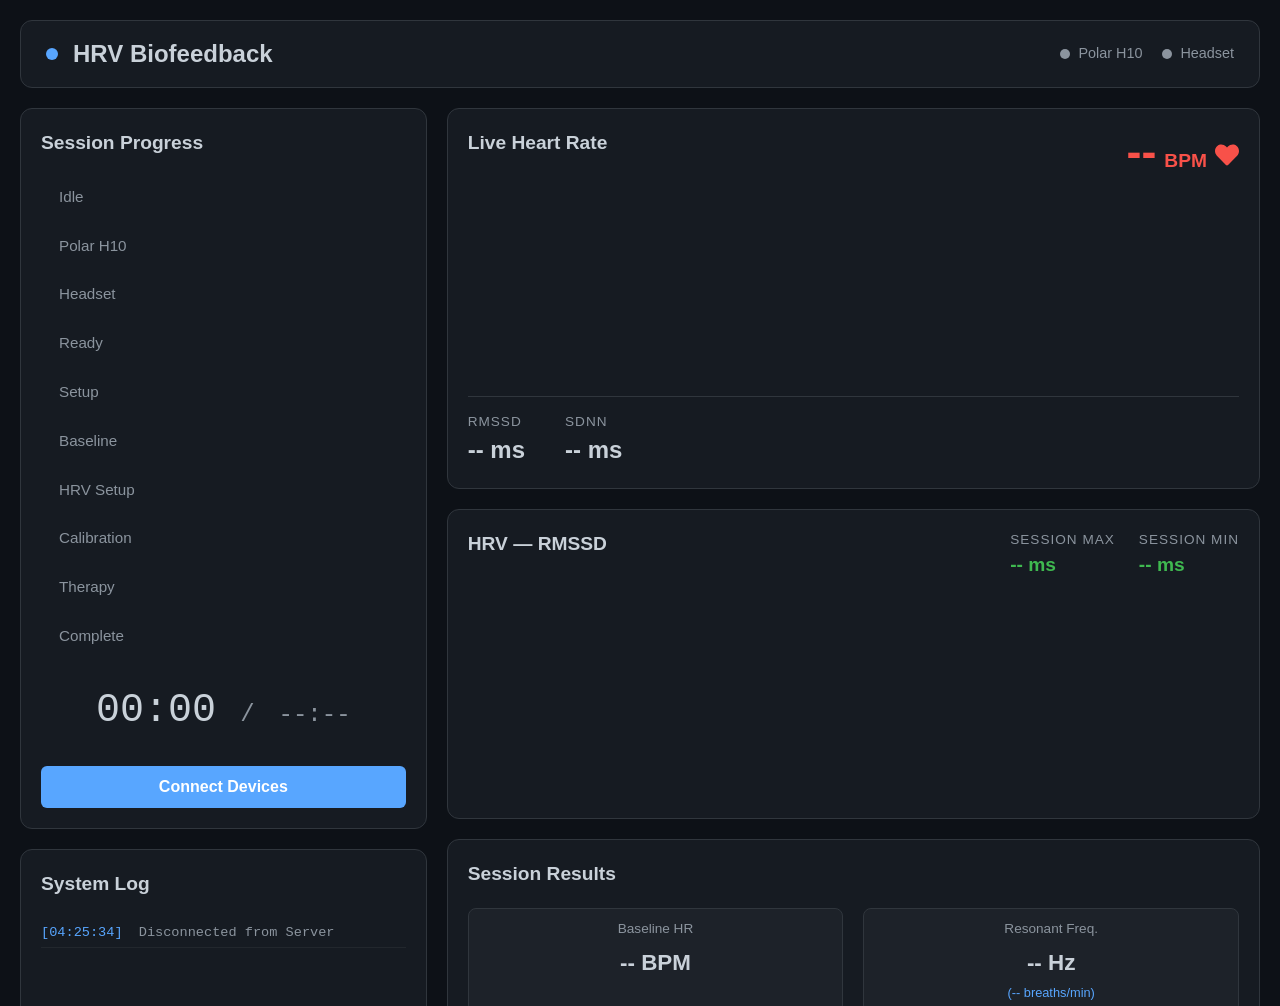
<file: templates/index.html>
<!DOCTYPE html>
<html lang="en">

<head>
    <meta charset="UTF-8">
    <meta name="viewport" content="width=device-width, initial-scale=1.0">
    <title>HRV Biofeedback Control Panel</title>
    <link rel="stylesheet" href="/static/css/style.css">
</head>

<body>
    <div class="app-container">
        <!-- Header -->
        <header class="top-bar">
            <div class="brand">
                <div class="pulse-ring"></div>
                <h1>HRV Biofeedback</h1>
            </div>
            <div class="status-indicators">
                <div class="indicator" id="ind-polar">
                    <span class="dot"></span>
                    <span>Polar H10</span>
                </div>
                <div class="indicator" id="ind-headset">
                    <span class="dot"></span>
                    <span>Headset</span>
                </div>
            </div>
        </header>

        <!-- Main Content -->
        <main class="main-layout">
            <!-- Left Column: Controls & State -->
            <section class="control-section">
                <div class="card state-card">
                    <h2>Session Progress</h2>
                    <div class="stepper">
                        <div class="step" data-step="IDLE">Idle</div>
                        <div class="step" data-step="CONNECTING_POLAR">Polar H10</div>
                        <div class="step" data-step="CONNECTING_HEADSET">Headset</div>
                        <div class="step" data-step="READY">Ready</div>
                        <div class="step" data-step="CALIBRATION_TUTORIAL">Setup</div>
                        <div class="step" data-step="HR_BASELINE">Baseline</div>
                        <div class="step" data-step="HRV_TUTORIAL">HRV Setup</div>
                        <div class="step" data-step="HRV_CALIBRATION">Calibration</div>
                        <div class="step" data-step="THERAPY">Therapy</div>
                        <div class="step" data-step="COMPLETE">Complete</div>
                    </div>

                    <div class="timer-display">
                        <span id="time-elapsed">00:00</span>
                        <span id="time-separator">/</span>
                        <span id="time-total">--:--</span>
                    </div>

                    <div class="action-buttons">
                        <button id="btn-action" class="btn primary">Connect Devices</button>
                        <button id="btn-skip" class="btn secondary hidden">Skip Tutorial</button>
                        <button id="btn-stop" class="btn danger hidden">Stop Session</button>
                    </div>
                </div>

                <div id="therapy-controls" class="card therapy-card hidden">
                    <h2>Therapy Controls</h2>
                    <div class="therapy-grid">
                        <button id="btn-birds" class="btn therapy-btn birds-btn">
                            <span class="therapy-icon">🐦</span>
                            Birds Flyover
                        </button>
                    </div>
                </div>

                <div class="card log-card">
                    <h2>System Log</h2>
                    <div id="sys-log" class="log-container"></div>
                </div>
            </section>

            <!-- Right Column: Live Data -->
            <section class="data-section">
                <!-- Live HR -->
                <div class="card hr-card">
                    <div class="hr-header">
                        <h2>Live Heart Rate</h2>
                        <div class="hr-value-container">
                            <span id="hr-value">--</span>
                            <span class="unit">BPM</span>
                            <svg class="heart-icon" viewBox="0 0 512 512" width="24" height="24">
                                <path fill="currentColor"
                                    d="M462.3 62.6C407.5 15.9 326 24.3 275.7 76.2L256 96.5l-19.7-20.3C186 24.3 104.5 15.9 49.7 62.6c-62.8 53.6-66.1 149.8-9.9 207.9l193.5 199.8c12.5 12.9 32.8 12.9 45.3 0l193.5-199.8c56.3-58.1 53-154.3-9.8-207.9z" />
                            </svg>
                        </div>
                    </div>
                    <div class="chart-container">
                        <canvas id="hr-chart"></canvas>
                    </div>
                    <div class="metrics-row">
                        <div class="metric">
                            <span class="label">RMSSD</span>
                            <span class="value" id="rmssd-value">-- ms</span>
                        </div>
                        <div class="metric">
                            <span class="label">SDNN</span>
                            <span class="value" id="sdnn-value">-- ms</span>
                        </div>
                    </div>
                </div>

                <!-- HRV Chart (visible during therapy) -->
                <div id="hrv-card" class="card hrv-card">
                    <div class="hr-header">
                        <h2>HRV — RMSSD</h2>
                        <div class="hrv-extremes">
                            <div class="metric">
                                <span class="label">Session Max</span>
                                <span class="value" id="hrv-max-value">-- ms</span>
                            </div>
                            <div class="metric">
                                <span class="label">Session Min</span>
                                <span class="value" id="hrv-min-value">-- ms</span>
                            </div>
                        </div>
                    </div>
                    <div class="chart-container hrv-chart-container">
                        <canvas id="hrv-chart"></canvas>
                    </div>
                </div>

                <!-- Results -->
                <div class="card results-card">
                    <h2>Session Results</h2>
                    <div class="results-grid">
                        <div class="result-box">
                            <span class="label">Baseline HR</span>
                            <span class="value highlight" id="res-baseline">-- BPM</span>
                        </div>
                        <div class="result-box">
                            <span class="label">Resonant Freq.</span>
                            <span class="value highlight" id="res-freq">-- Hz</span>
                            <span class="subtext" id="res-rate">(-- breaths/min)</span>
                        </div>
                    </div>
                    <div id="hrv-segments-container" class="hidden segments-box">
                        <h3>Calibration Segments</h3>
                        <ul id="hrv-segments-list"></ul>
                    </div>
                </div>
            </section>
        </main>
    </div>

    <script src="/static/js/app.js"></script>
</body>

</html>
</file>
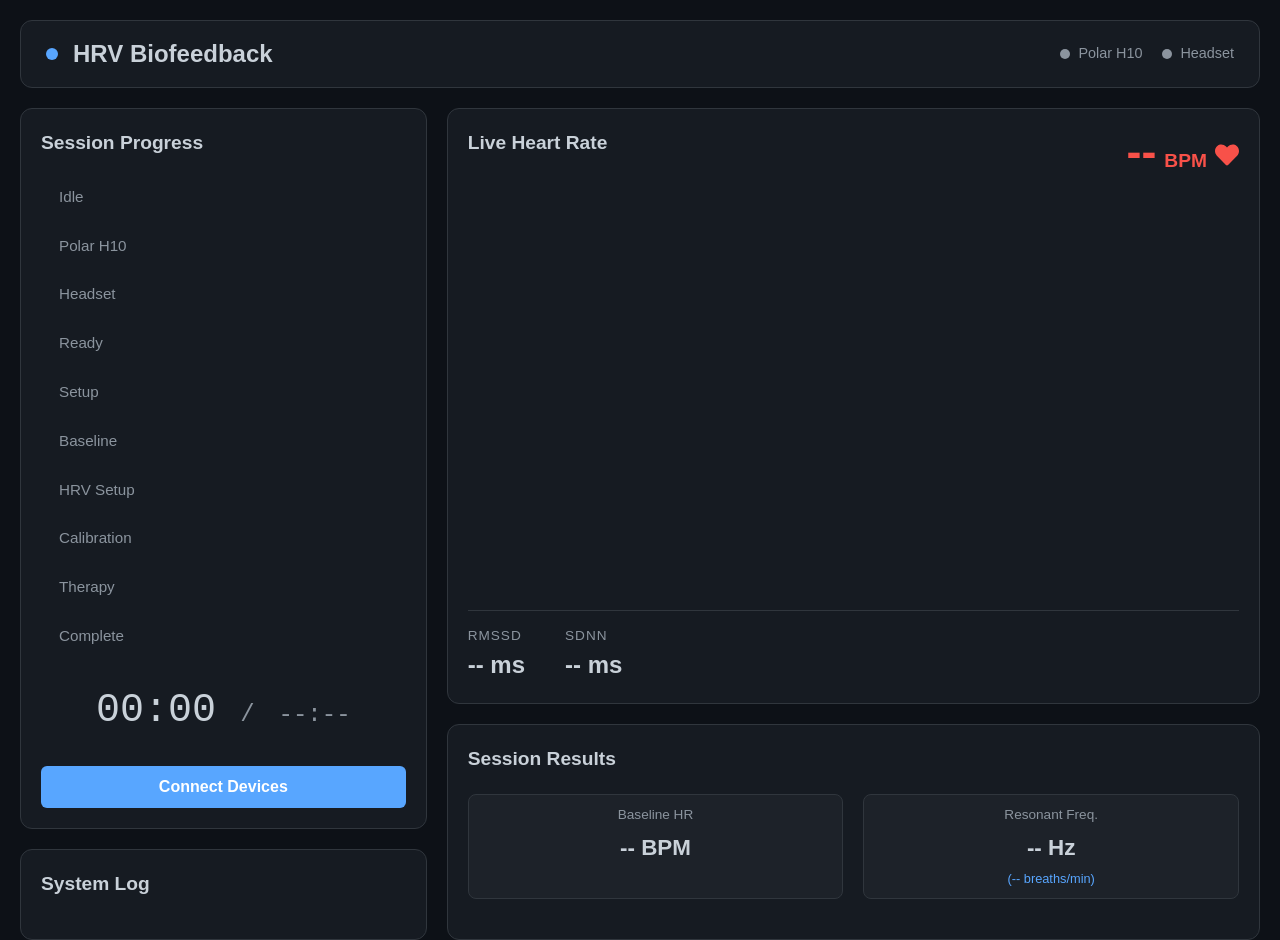
<file: py38/templates/index.html>
<!DOCTYPE html>
<html lang="en">
<head>
    <meta charset="UTF-8">
    <meta name="viewport" content="width=device-width, initial-scale=1.0">
    <title>HRV Biofeedback Control Panel</title>
    <link rel="stylesheet" href="/static/css/style.css">
</head>
<body>
    <div class="app-container">
        <!-- Header -->
        <header class="top-bar">
            <div class="brand">
                <div class="pulse-ring"></div>
                <h1>HRV Biofeedback</h1>
            </div>
            <div class="status-indicators">
                <div class="indicator" id="ind-polar">
                    <span class="dot"></span>
                    <span>Polar H10</span>
                </div>
                <div class="indicator" id="ind-headset">
                    <span class="dot"></span>
                    <span>Headset</span>
                </div>
            </div>
        </header>

        <!-- Main Content -->
        <main class="main-layout">
            <!-- Left Column: Controls & State -->
            <section class="control-section">
                <div class="card state-card">
                    <h2>Session Progress</h2>
                    <div class="stepper">
                        <div class="step" data-step="IDLE">Idle</div>
                        <div class="step" data-step="CONNECTING_POLAR">Polar H10</div>
                        <div class="step" data-step="CONNECTING_HEADSET">Headset</div>
                        <div class="step" data-step="READY">Ready</div>
                        <div class="step" data-step="CALIBRATION_TUTORIAL">Setup</div>
                        <div class="step" data-step="HR_BASELINE">Baseline</div>
                        <div class="step" data-step="HRV_TUTORIAL">HRV Setup</div>
                        <div class="step" data-step="HRV_CALIBRATION">Calibration</div>
                        <div class="step" data-step="THERAPY">Therapy</div>
                        <div class="step" data-step="COMPLETE">Complete</div>
                    </div>
                    
                    <div class="timer-display">
                        <span id="time-elapsed">00:00</span>
                        <span id="time-separator">/</span>
                        <span id="time-total">--:--</span>
                    </div>
                    
                    <div class="action-buttons">
                        <button id="btn-action" class="btn primary">Connect Devices</button>
                        <button id="btn-skip" class="btn secondary hidden">Skip Tutorial</button>
                        <button id="btn-stop" class="btn danger hidden">Stop Session</button>
                    </div>
                </div>

                <div class="card log-card">
                    <h2>System Log</h2>
                    <div id="sys-log" class="log-container"></div>
                </div>
            </section>

            <!-- Right Column: Live Data -->
            <section class="data-section">
                <!-- Live HR -->
                <div class="card hr-card">
                    <div class="hr-header">
                        <h2>Live Heart Rate</h2>
                        <div class="hr-value-container">
                            <span id="hr-value">--</span>
                            <span class="unit">BPM</span>
                            <svg class="heart-icon" viewBox="0 0 512 512" width="24" height="24">
                                <path fill="currentColor" d="M462.3 62.6C407.5 15.9 326 24.3 275.7 76.2L256 96.5l-19.7-20.3C186 24.3 104.5 15.9 49.7 62.6c-62.8 53.6-66.1 149.8-9.9 207.9l193.5 199.8c12.5 12.9 32.8 12.9 45.3 0l193.5-199.8c56.3-58.1 53-154.3-9.8-207.9z"/>
                            </svg>
                        </div>
                    </div>
                    <div class="chart-container">
                        <canvas id="hr-chart"></canvas>
                    </div>
                    <div class="metrics-row">
                        <div class="metric">
                            <span class="label">RMSSD</span>
                            <span class="value" id="rmssd-value">-- ms</span>
                        </div>
                        <div class="metric">
                            <span class="label">SDNN</span>
                            <span class="value" id="sdnn-value">-- ms</span>
                        </div>
                    </div>
                </div>

                <!-- Results -->
                <div class="card results-card">
                    <h2>Session Results</h2>
                    <div class="results-grid">
                        <div class="result-box">
                            <span class="label">Baseline HR</span>
                            <span class="value highlight" id="res-baseline">-- BPM</span>
                        </div>
                        <div class="result-box">
                            <span class="label">Resonant Freq.</span>
                            <span class="value highlight" id="res-freq">-- Hz</span>
                            <span class="subtext" id="res-rate">(-- breaths/min)</span>
                        </div>
                    </div>
                    <div id="hrv-segments-container" class="hidden segments-box">
                        <h3>Calibration Segments</h3>
                        <ul id="hrv-segments-list"></ul>
                    </div>
                </div>
            </section>
        </main>
    </div>

    <script src="/static/js/app.js"></script>
</body>
</html>
</file>
<file: static/css/style.css>
:root {
    --bg-color: #0d1117;
    --card-bg: #161b22;
    --border-color: #30363d;
    --text-primary: #c9d1d9;
    --text-secondary: #8b949e;
    
    --accent-blue: #58a6ff;
    --accent-red: #f85149;
    --accent-green: #3fb950;
    --accent-orange: #d29922;
    
    --font-main: -apple-system, BlinkMacSystemFont, "Segoe UI", Helvetica, Arial, sans-serif;
}

* {
    box-sizing: border-box;
    margin: 0;
    padding: 0;
}

body {
    background-color: var(--bg-color);
    color: var(--text-primary);
    font-family: var(--font-main);
    line-height: 1.5;
    height: 100vh;
    overflow: hidden;
}

.app-container {
    display: flex;
    flex-direction: column;
    height: 100%;
    padding: 20px;
    gap: 20px;
}

/* Header */
.top-bar {
    display: flex;
    justify-content: space-between;
    align-items: center;
    background-color: var(--card-bg);
    padding: 15px 25px;
    border-radius: 12px;
    border: 1px solid var(--border-color);
}

.brand {
    display: flex;
    align-items: center;
    gap: 15px;
}

.brand h1 {
    font-size: 1.5rem;
    font-weight: 600;
}

.pulse-ring {
    width: 12px;
    height: 12px;
    background-color: var(--accent-blue);
    border-radius: 50%;
    box-shadow: 0 0 0 0 rgba(88, 166, 255, 0.7);
    animation: pulse 2s infinite cubic-bezier(0.66, 0, 0, 1);
}

@keyframes pulse {
    to {
        box-shadow: 0 0 0 15px rgba(88, 166, 255, 0);
    }
}

.status-indicators {
    display: flex;
    gap: 20px;
}

.indicator {
    display: flex;
    align-items: center;
    gap: 8px;
    font-size: 0.9rem;
    color: var(--text-secondary);
}

.indicator .dot {
    width: 10px;
    height: 10px;
    border-radius: 50%;
    background-color: var(--text-secondary);
    transition: background-color 0.3s;
}

.indicator.connected .dot { background-color: var(--accent-green); box-shadow: 0 0 8px var(--accent-green); }
.indicator.connected span { color: var(--text-primary); }

/* Main Layout */
.main-layout {
    display: grid;
    grid-template-columns: 1fr 2fr;
    gap: 20px;
    flex: 1;
    min-height: 0;
}

.card {
    background-color: var(--card-bg);
    border: 1px solid var(--border-color);
    border-radius: 12px;
    padding: 20px;
    display: flex;
    flex-direction: column;
}

h2 {
    font-size: 1.2rem;
    font-weight: 600;
    margin-bottom: 20px;
    color: var(--text-primary);
}

/* Left Column */
.control-section {
    display: flex;
    flex-direction: column;
    gap: 20px;
}

.stepper {
    display: flex;
    flex-direction: column;
    gap: 10px;
    margin-bottom: 25px;
}

.step {
    padding: 8px 15px;
    border-radius: 6px;
    color: var(--text-secondary);
    font-size: 0.95rem;
    border-left: 3px solid transparent;
    transition: all 0.3s;
}

.step.active {
    background-color: rgba(88, 166, 255, 0.1);
    color: var(--accent-blue);
    border-left-color: var(--accent-blue);
    font-weight: 600;
}

.step.completed {
    color: var(--text-primary);
    border-left-color: var(--accent-green);
}

.timer-display {
    font-size: 2.5rem;
    font-variant-numeric: tabular-nums;
    font-family: monospace;
    text-align: center;
    margin-bottom: 25px;
    color: var(--text-primary);
}

#time-total, #time-separator {
    color: var(--text-secondary);
    font-size: 1.5rem;
}

.action-buttons {
    display: flex;
    flex-direction: column;
    gap: 10px;
    margin-top: auto;
}

.btn {
    padding: 12px;
    border-radius: 6px;
    border: none;
    font-size: 1rem;
    font-weight: 600;
    cursor: pointer;
    transition: all 0.2s;
}

.btn:disabled {
    opacity: 0.5;
    cursor: not-allowed;
}

.btn.primary { background-color: var(--accent-blue); color: #fff; }
.btn.primary:hover:not(:disabled) { background-color: #4090e3; }

.btn.secondary { background-color: transparent; border: 1px solid var(--border-color); color: var(--text-primary); }
.btn.secondary:hover { background-color: rgba(255,255,255,0.05); }

.btn.danger { background-color: var(--accent-red); color: #fff; }
.btn.danger:hover { background-color: #df443d; }

.hidden { display: none !important; }

/* System Log */
.log-card {
    flex: 1;
    min-height: 0;
}




.log-msg { padding: 4px 0; border-bottom: 1px solid rgba(255,255,255,0.05); }
.log-msg .time { color: var(--accent-blue); margin-right: 8px; }

/* Right Column */
.data-section {
    display: flex;
    flex-direction: column;
    gap: 20px;
}

.hr-card {
    flex: 1;
}

.hr-header {
    display: flex;
    justify-content: space-between;
    align-items: flex-start;
}

.hr-value-container {
    display: flex;
    align-items: baseline;
    gap: 8px;
    color: var(--accent-red);
}

#hr-value {
    font-size: 2.8rem;
    font-weight: 700;
    line-height: 1;
    font-variant-numeric: tabular-nums;
}

.hr-value-container .unit { font-size: 1.2rem; font-weight: 600; }

.heart-icon {
    margin-bottom: 8px;
    transition: transform 0.1s;
}

.heart-beat { transform: scale(1.3); }

.chart-container {
    flex: 1;
    width: 100%;
    margin: 20px 0;
    position: relative;
}

canvas {
    width: 100%;
    height: 100%;
    object-fit: contain;
}

.metrics-row {
    display: flex;
    gap: 40px;
    padding-top: 15px;
    border-top: 1px solid var(--border-color);
}

.metric {
    display: flex;
    flex-direction: column;
}

.metric .label { font-size: 0.85rem; color: var(--text-secondary); text-transform: uppercase; letter-spacing: 1px; }
.metric .value { font-size: 1.5rem; font-weight: 600; font-variant-numeric: tabular-nums; }

.results-card {
    flex: 1;
}

.results-grid {
    display: grid;
    grid-template-columns: 1fr 1fr;
    gap: 20px;
}

.result-box {
    background-color: rgba(255,255,255,0.03);
    border-radius: 8px;
    padding: 10px 15px;
    display: flex;
    flex-direction: column;
    align-items: center;
    border: 1px solid var(--border-color);
}

.result-box .label { color: var(--text-secondary); margin-bottom: 6px; font-size: 0.85rem; }
.result-box .value { font-size: 1.4rem; font-weight: 700; color: var(--text-primary); }
.result-box .subtext { font-size: 0.8rem; color: var(--accent-blue); margin-top: 4px; }

.segments-box {
    margin-top: 20px;
    padding-top: 20px;
    border-top: 1px solid var(--border-color);
}

.segments-box h3 { font-size: 1rem; margin-bottom: 10px; color: var(--text-secondary); }
.segments-box ul { list-style: none; display: flex; flex-direction: column; gap: 5px; font-size: 0.9rem; font-family: monospace; }
.segments-box li { display: flex; justify-content: space-between; padding: 4px 8px; background: rgba(255,255,255,0.02); border-radius: 4px; }
.segments-box li.best { border-left: 2px solid var(--accent-green); color: var(--accent-green); }

/* Therapy Controls */
.therapy-card {
    transition: opacity 0.3s ease;
}

.therapy-grid {
    display: grid;
    grid-template-columns: 1fr;
    gap: 10px;
}

.therapy-btn {
    display: flex;
    flex-direction: column;
    align-items: center;
    justify-content: center;
    gap: 6px;
    padding: 14px 10px;
    border-radius: 8px;
    font-size: 0.85rem;
    font-weight: 600;
    border: 1px solid var(--border-color);
    background: rgba(255, 255, 255, 0.03);
    color: var(--text-primary);
    cursor: pointer;
    transition: all 0.2s ease;
}

.therapy-btn:hover {
    transform: translateY(-1px);
    box-shadow: 0 4px 12px rgba(0, 0, 0, 0.3);
}

.therapy-icon {
    font-size: 1.4rem;
}

.ball-btn:hover {
    background-color: rgba(88, 166, 255, 0.12);
    border-color: var(--accent-blue);
    color: var(--accent-blue);
}

.firefly-show-btn:hover {
    background-color: rgba(63, 185, 80, 0.12);
    border-color: var(--accent-green);
    color: var(--accent-green);
}

.firefly-hide-btn:hover {
    background-color: rgba(248, 81, 73, 0.12);
    border-color: var(--accent-red);
    color: var(--accent-red);
}

.birds-btn:hover {
    background-color: rgba(210, 153, 34, 0.12);
    border-color: var(--accent-orange);
    color: var(--accent-orange);
}

/* HRV Card */
.hrv-card {
    flex: 1;
}

.hrv-chart-container {
    min-height: 80px;
}

.hrv-extremes {
    display: flex;
    gap: 24px;
}

.hrv-extremes .metric .value {
    font-size: 1.2rem;
    color: var(--accent-green);
}

/* Log container – scrollable */
.log-container {
    flex: 1;
    overflow-y: auto;
    font-family: monospace;
    font-size: 0.85rem;
    color: var(--text-secondary);
    display: flex;
    flex-direction: column;
    gap: 5px;
    max-height: 250px;
    scrollbar-width: thin;
    scrollbar-color: var(--border-color) transparent;
}

.log-container::-webkit-scrollbar {
    width: 6px;
}

.log-container::-webkit-scrollbar-track {
    background: transparent;
}

.log-container::-webkit-scrollbar-thumb {
    background-color: var(--border-color);
    border-radius: 3px;
}

.log-container::-webkit-scrollbar-thumb:hover {
    background-color: var(--text-secondary);
}
</file>
